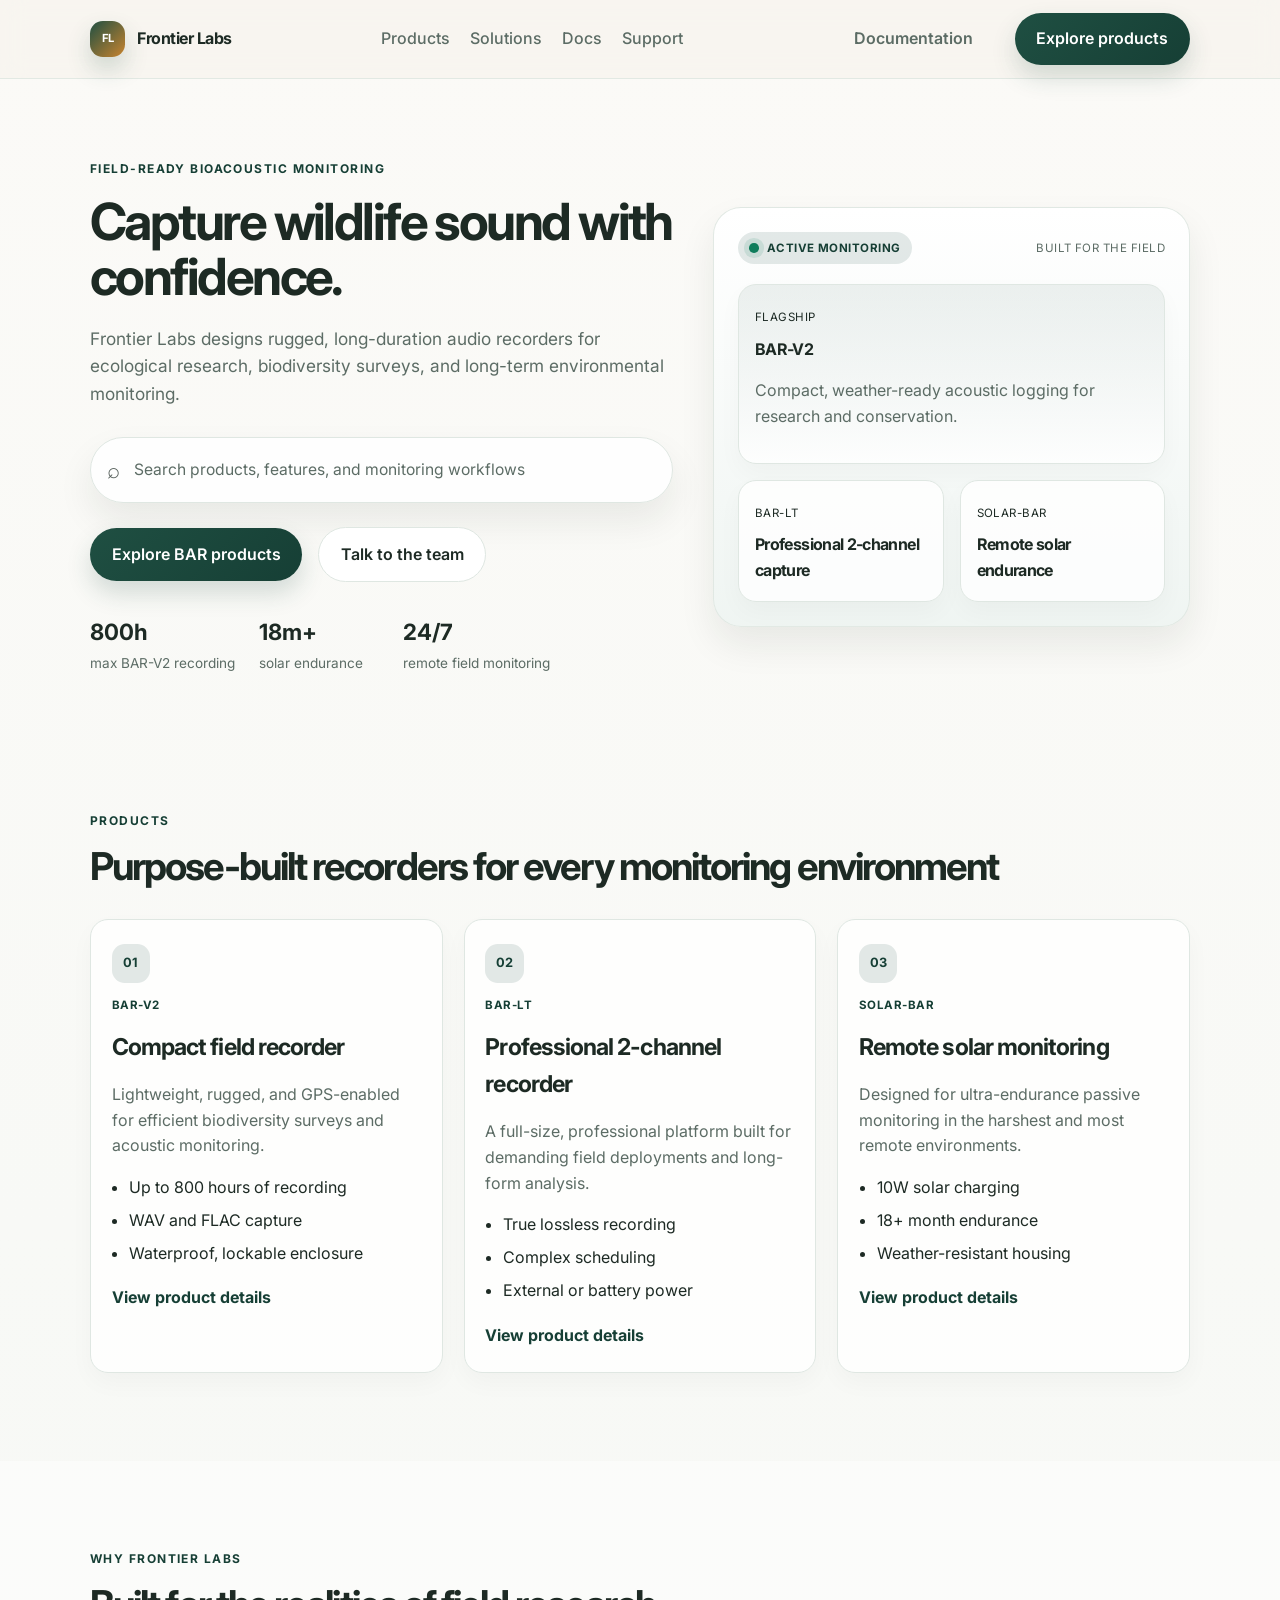
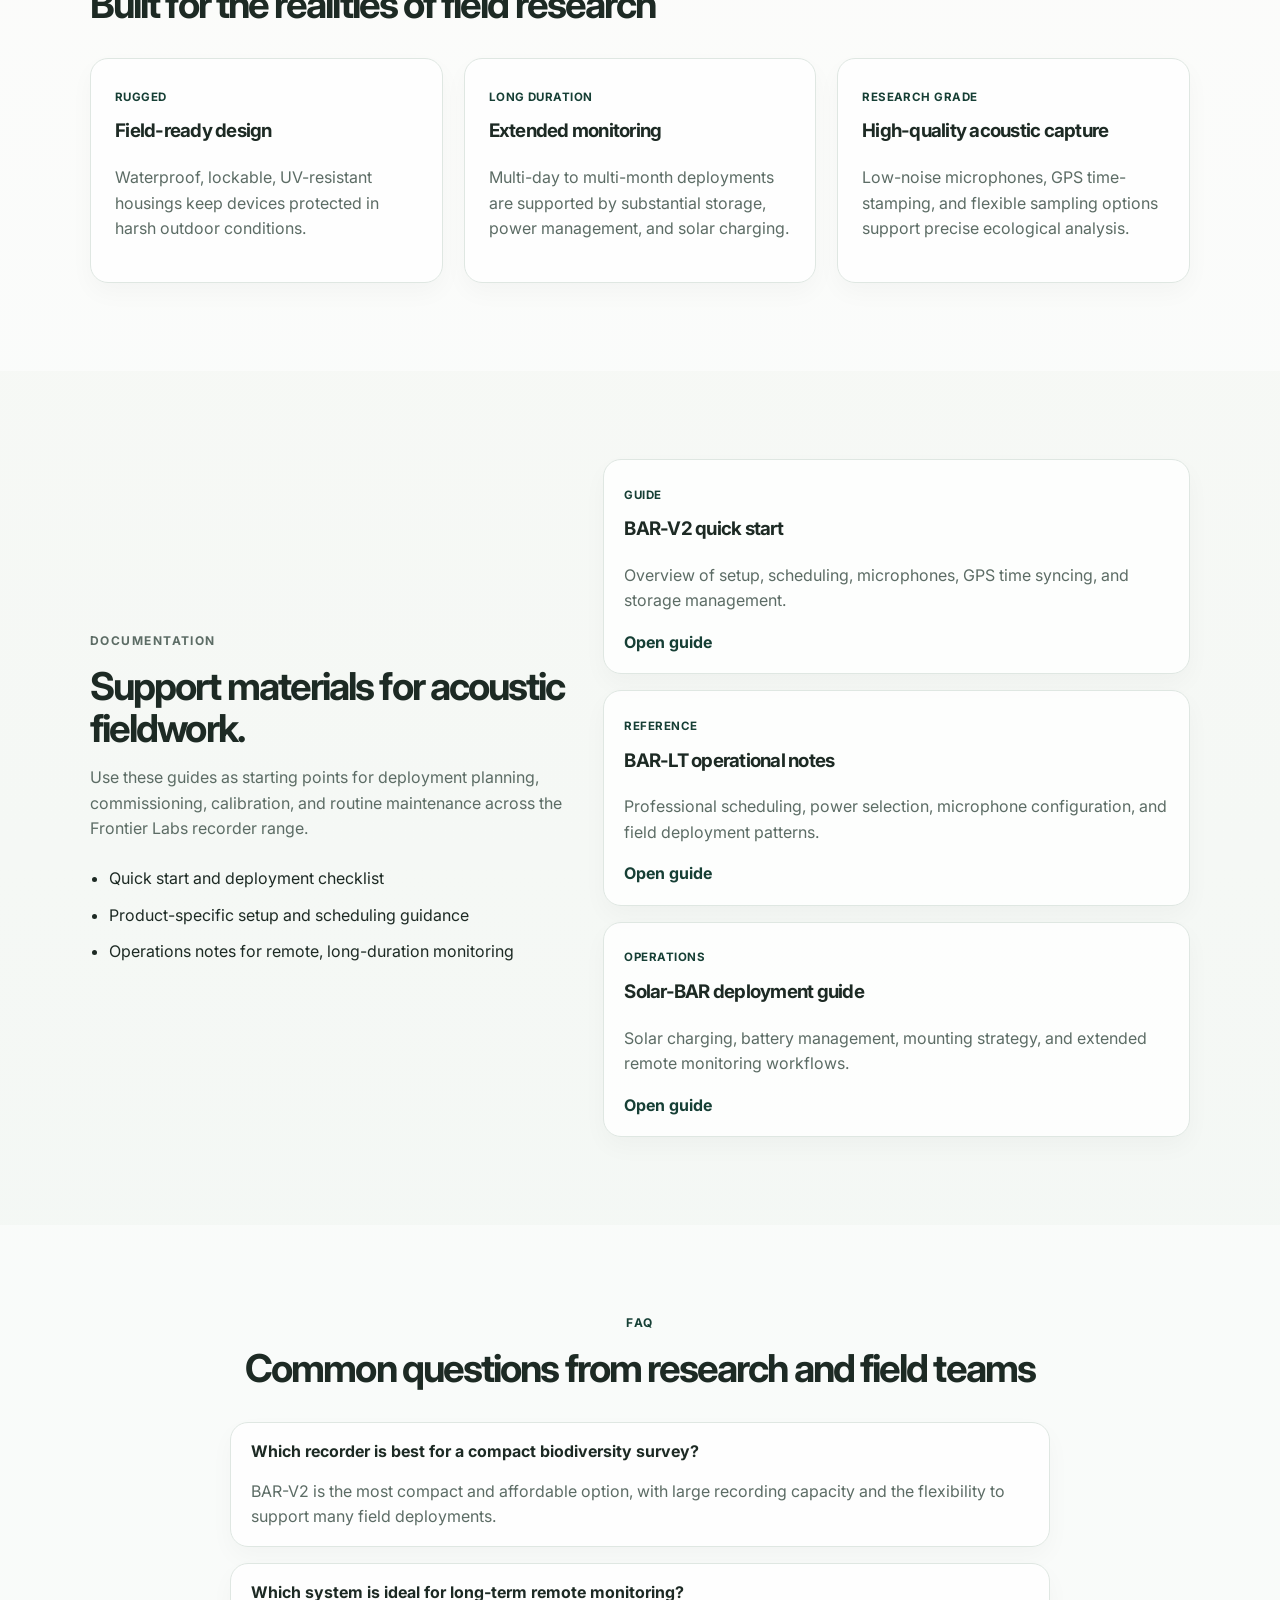
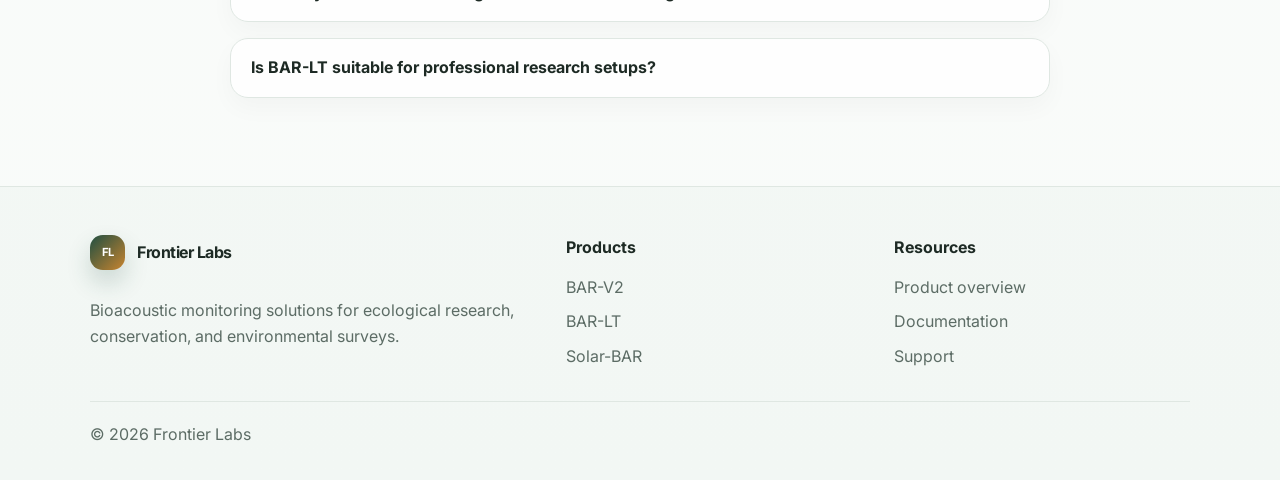
<file: index.html>
<!DOCTYPE html>
<html lang="en">
  <head>
    <meta charset="UTF-8" />
    <meta name="viewport" content="width=device-width, initial-scale=1.0" />
    <meta
      name="description"
      content="Frontier Labs documentation site for BAR-V2, BAR-LT, and Solar-BAR bioacoustic monitoring systems."
    />
    <title>Frontier Labs | Bioacoustic Monitoring Documentation</title>
    <link rel="preconnect" href="https://fonts.googleapis.com" />
    <link rel="preconnect" href="https://fonts.gstatic.com" crossorigin />
    <link
      href="https://fonts.googleapis.com/css2?family=Inter:wght@400;500;600;700;800&display=swap"
      rel="stylesheet"
    />
    <link rel="stylesheet" href="styles.css" />
  </head>
  <body>
    <header class="site-header">
      <div class="container nav">
        <a class="brand" href="index.html" aria-label="Frontier Labs home">
          <span class="brand-mark">FL</span>
          <span>Frontier Labs</span>
        </a>

        <nav class="main-nav" aria-label="Main navigation">
          <a href="#products">Products</a>
          <a href="#solutions">Solutions</a>
          <a href="#docs">Docs</a>
          <a href="#support">Support</a>
        </nav>

        <div class="nav-actions">
          <a class="link-button" href="#docs">Documentation</a>
          <a class="primary-button" href="#products">Explore products</a>
        </div>
      </div>
    </header>

    <main id="top">
      <section class="hero">
        <div class="container hero-grid">
          <div class="hero-copy">
            <p class="eyebrow">Field-ready bioacoustic monitoring</p>
            <h1>Capture wildlife sound with confidence.</h1>
            <p class="lede">
              Frontier Labs designs rugged, long-duration audio recorders for ecological research,
              biodiversity surveys, and long-term environmental monitoring.
            </p>

            <div class="search-wrap" aria-label="Search documentation">
              <span class="search-icon">⌕</span>
              <input
                id="doc-search"
                type="search"
                placeholder="Search products, features, and monitoring workflows"
                aria-label="Search Frontier Labs documentation"
              />
            </div>

            <div class="cta-group">
              <a class="primary-button" href="#products">Explore BAR products</a>
              <a class="secondary-button" href="#support">Talk to the team</a>
            </div>

            <ul class="hero-metrics" aria-label="Frontier Labs product highlights">
              <li><strong>800h</strong><span>max BAR-V2 recording</span></li>
              <li><strong>18m+</strong><span>solar endurance</span></li>
              <li><strong>24/7</strong><span>remote field monitoring</span></li>
            </ul>
          </div>

          <div class="hero-panel" aria-label="Frontier Labs product overview panel">
            <div class="panel-header">
              <div class="status-pill">
                <span class="status-dot"></span>
                Active monitoring
              </div>
              <span class="small-label">Built for the field</span>
            </div>

            <div class="mini-card highlight">
              <span class="mini-label">Flagship</span>
              <strong>BAR-V2</strong>
              <p>Compact, weather-ready acoustic logging for research and conservation.</p>
            </div>

            <div class="mini-stack">
              <div class="mini-card">
                <span class="mini-label">BAR-LT</span>
                <strong>Professional 2-channel capture</strong>
              </div>
              <div class="mini-card">
                <span class="mini-label">Solar-BAR</span>
                <strong>Remote solar endurance</strong>
              </div>
            </div>
          </div>
        </div>
      </section>

      <section class="popular-topics section" id="products">
        <div class="container">
          <div class="section-heading">
            <p class="eyebrow">Products</p>
            <h2>Purpose-built recorders for every monitoring environment</h2>
          </div>

          <div class="product-grid" id="product-grid">
            <article class="product-card" data-topic="bar-v2 compact bioacoustic recorder recording wildlife monitoring gps long-duration">
              <span class="topic-icon">01</span>
              <div class="product-card-header">
                <span class="product-tag">BAR-V2</span>
                <strong>Compact field recorder</strong>
              </div>
              <p>
                Lightweight, rugged, and GPS-enabled for efficient biodiversity surveys and acoustic monitoring.
              </p>
              <ul>
                <li>Up to 800 hours of recording</li>
                <li>WAV and FLAC capture</li>
                <li>Waterproof, lockable enclosure</li>
              </ul>
              <a href="bar-v2.html" class="inline-link">View product details</a>
            </article>

            <article class="product-card" data-topic="bar-lt professional recorder two-channel acoustic monitoring gps scheduling external power battery">
              <span class="topic-icon">02</span>
              <div class="product-card-header">
                <span class="product-tag">BAR-LT</span>
                <strong>Professional 2-channel recorder</strong>
              </div>
              <p>
                A full-size, professional platform built for demanding field deployments and long-form analysis.
              </p>
              <ul>
                <li>True lossless recording</li>
                <li>Complex scheduling</li>
                <li>External or battery power</li>
              </ul>
              <a href="bar-lt.html" class="inline-link">View product details</a>
            </article>

            <article class="product-card" data-topic="solar-bar remote solar powered recorder long-term monitoring battery endurance passive environmental monitoring">
              <span class="topic-icon">03</span>
              <div class="product-card-header">
                <span class="product-tag">Solar-BAR</span>
                <strong>Remote solar monitoring</strong>
              </div>
              <p>
                Designed for ultra-endurance passive monitoring in the harshest and most remote environments.
              </p>
              <ul>
                <li>10W solar charging</li>
                <li>18+ month endurance</li>
                <li>Weather-resistant housing</li>
              </ul>
              <a href="solar-bar.html" class="inline-link">View product details</a>
            </article>
          </div>
        </div>
      </section>

      <section class="features section alt" id="solutions">
        <div class="container">
          <div class="section-heading">
            <p class="eyebrow">Why Frontier Labs</p>
            <h2>Built for the realities of field research</h2>
          </div>

          <div class="feature-grid">
            <article class="feature-item">
              <span class="feature-tag">Rugged</span>
              <h3>Field-ready design</h3>
              <p>Waterproof, lockable, UV-resistant housings keep devices protected in harsh outdoor conditions.</p>
            </article>
            <article class="feature-item">
              <span class="feature-tag">Long duration</span>
              <h3>Extended monitoring</h3>
              <p>Multi-day to multi-month deployments are supported by substantial storage, power management, and solar charging.</p>
            </article>
            <article class="feature-item">
              <span class="feature-tag">Research grade</span>
              <h3>High-quality acoustic capture</h3>
              <p>Low-noise microphones, GPS time-stamping, and flexible sampling options support precise ecological analysis.</p>
            </article>
          </div>
        </div>
      </section>

      <section class="knowledge-base section" id="docs">
        <div class="container knowledge-grid">
          <div class="knowledge-copy">
            <p class="eyebrow">Documentation</p>
            <h2>Support materials for acoustic fieldwork.</h2>
            <p>
              Use these guides as starting points for deployment planning, commissioning, calibration,
              and routine maintenance across the Frontier Labs recorder range.
            </p>
            <ul>
              <li>Quick start and deployment checklist</li>
              <li>Product-specific setup and scheduling guidance</li>
              <li>Operations notes for remote, long-duration monitoring</li>
            </ul>
          </div>

          <div class="article-list" id="support">
            <article class="article-item">
              <span class="article-type">Guide</span>
              <h3>BAR-V2 quick start</h3>
              <p>Overview of setup, scheduling, microphones, GPS time syncing, and storage management.</p>
              <a href="bar-v2.html" class="inline-link">Open guide</a>
            </article>
            <article class="article-item">
              <span class="article-type">Reference</span>
              <h3>BAR-LT operational notes</h3>
              <p>Professional scheduling, power selection, microphone configuration, and field deployment patterns.</p>
              <a href="bar-lt.html" class="inline-link">Open guide</a>
            </article>
            <article class="article-item">
              <span class="article-type">Operations</span>
              <h3>Solar-BAR deployment guide</h3>
              <p>Solar charging, battery management, mounting strategy, and extended remote monitoring workflows.</p>
              <a href="solar-bar.html" class="inline-link">Open guide</a>
            </article>
          </div>
        </div>
      </section>

      <section class="faq section alt" id="contact">
        <div class="container narrow">
          <div class="section-heading centered">
            <p class="eyebrow">FAQ</p>
            <h2>Common questions from research and field teams</h2>
          </div>

          <div class="faq-list">
            <details open>
              <summary>Which recorder is best for a compact biodiversity survey?</summary>
              <p>BAR-V2 is the most compact and affordable option, with large recording capacity and the flexibility to support many field deployments.</p>
            </details>
            <details>
              <summary>Which system is ideal for long-term remote monitoring?</summary>
              <p>Solar-BAR is built specifically for remote deployments that need solar charging and long endurance across extended field seasons.</p>
            </details>
            <details>
              <summary>Is BAR-LT suitable for professional research setups?</summary>
              <p>Yes. BAR-LT is designed for more advanced field requirements, including two-channel capture, flexible power arrangements, and rigorous scheduling.</p>
            </details>
          </div>
        </div>
      </section>
    </main>

    <footer class="site-footer">
      <div class="container footer-grid">
        <div>
          <a class="brand footer-brand" href="index.html">
            <span class="brand-mark">FL</span>
            <span>Frontier Labs</span>
          </a>
          <p>Bioacoustic monitoring solutions for ecological research, conservation, and environmental surveys.</p>
        </div>
        <div>
          <h4>Products</h4>
          <ul>
            <li><a href="bar-v2.html">BAR-V2</a></li>
            <li><a href="bar-lt.html">BAR-LT</a></li>
            <li><a href="solar-bar.html">Solar-BAR</a></li>
          </ul>
        </div>
        <div>
          <h4>Resources</h4>
          <ul>
            <li><a href="#products">Product overview</a></li>
            <li><a href="#docs">Documentation</a></li>
            <li><a href="#support">Support</a></li>
          </ul>
        </div>
      </div>
      <div class="container copyright">
        <span>© <span id="year"></span> Frontier Labs</span>
      </div>
    </footer>

    <script src="script.js"></script>
  </body>
</html>
</file>
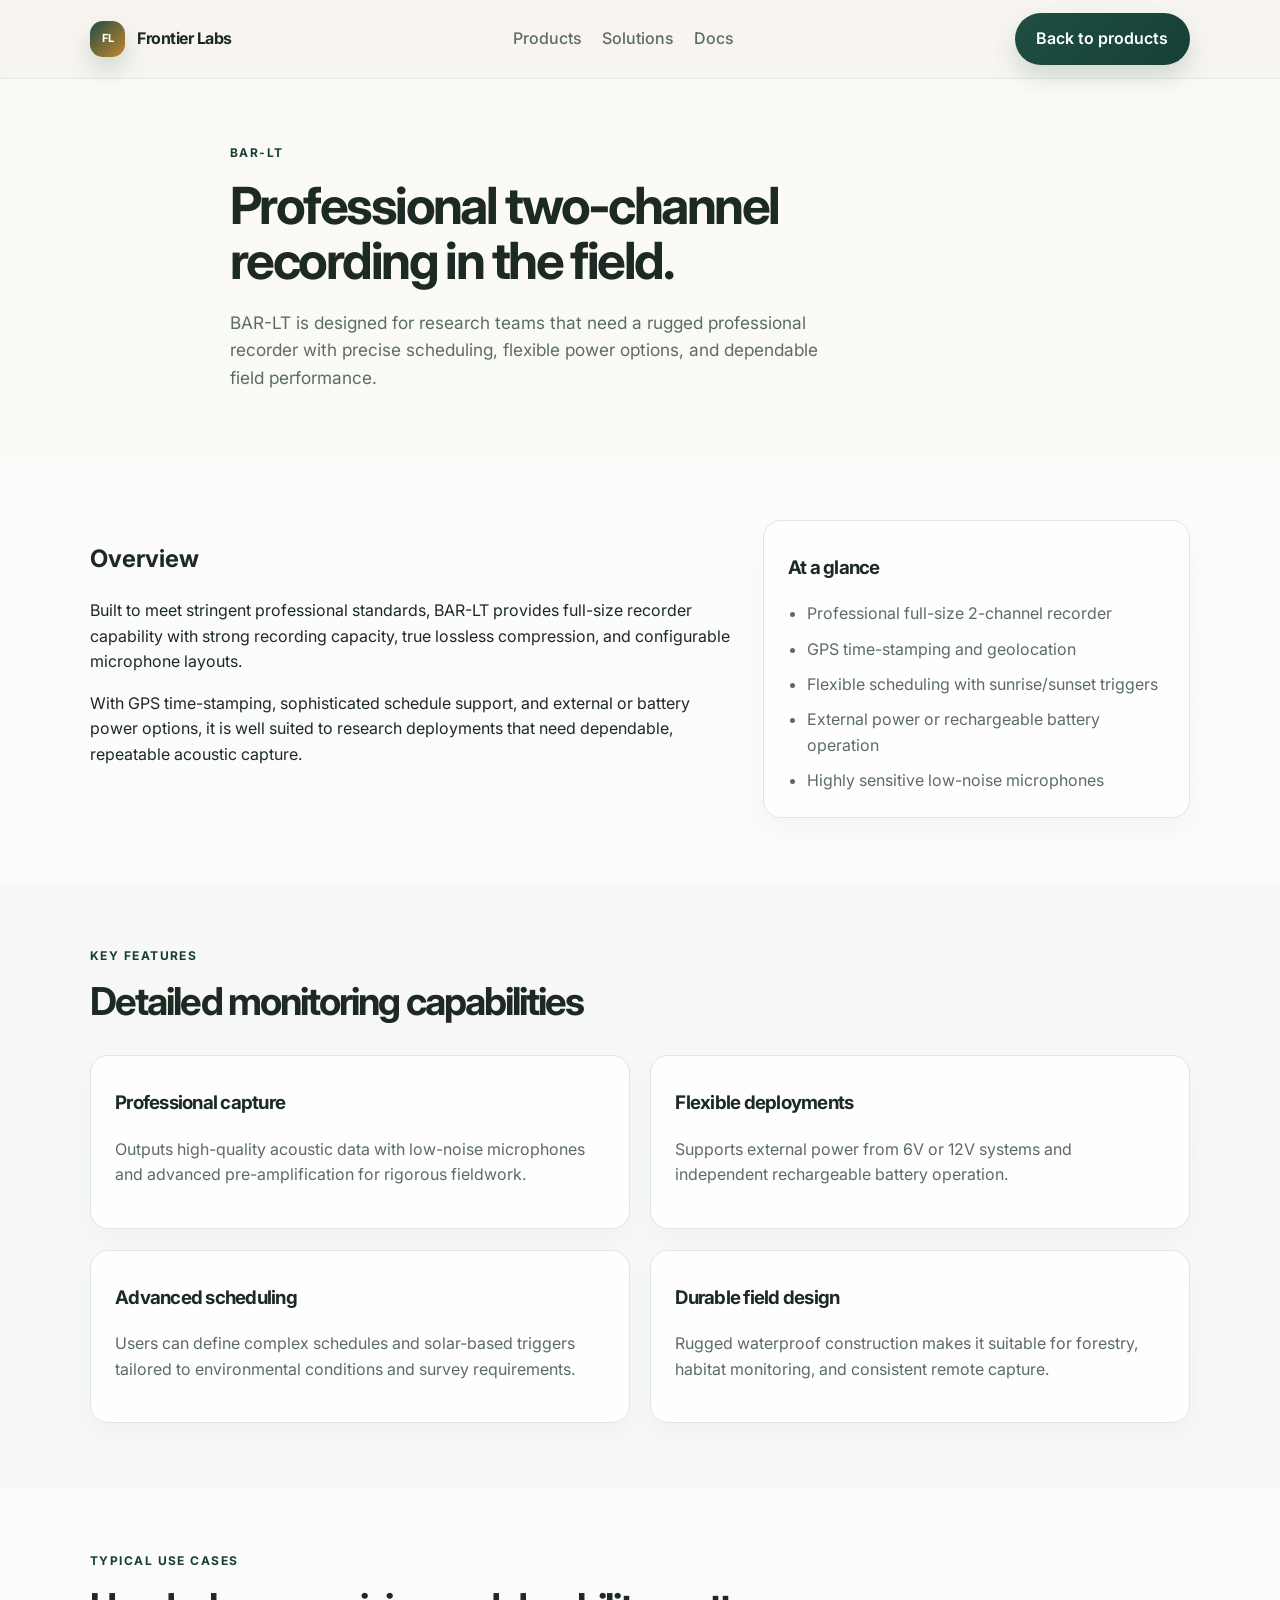
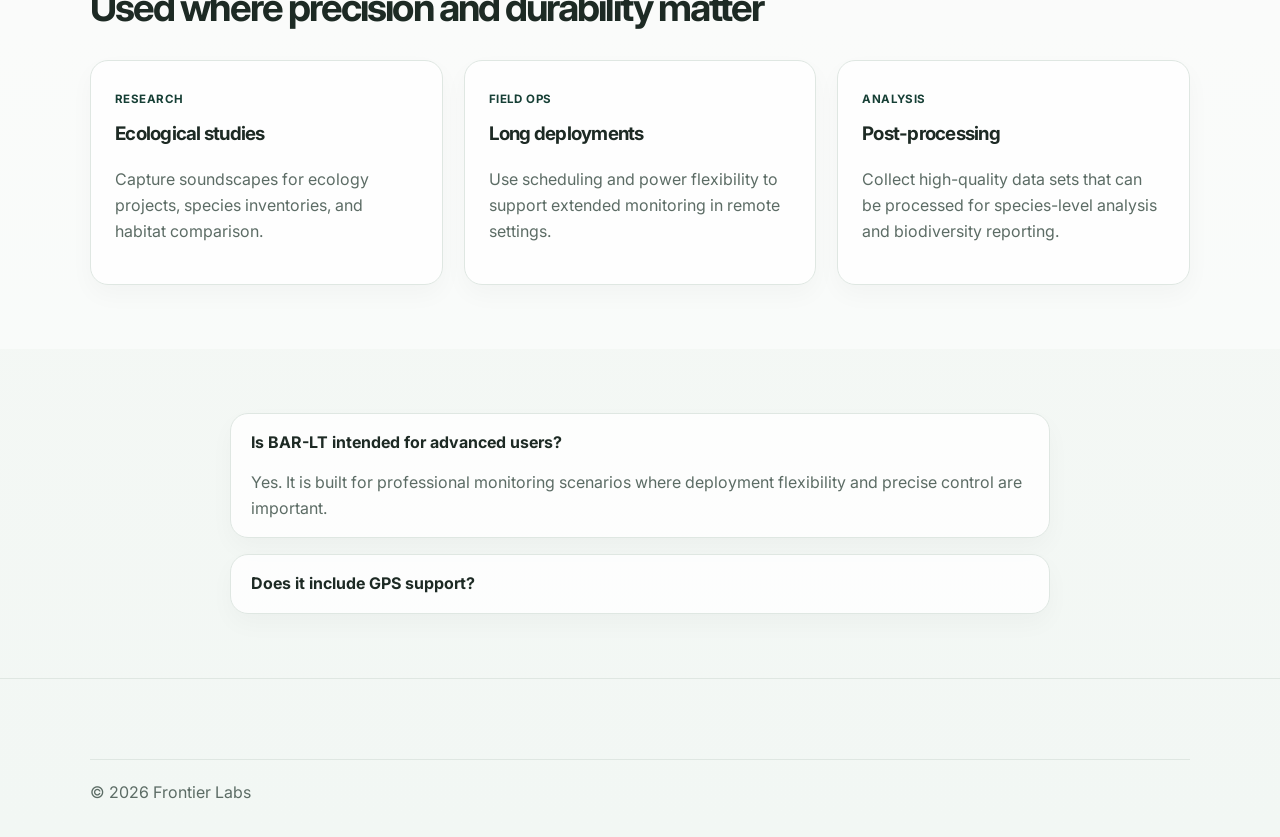
<file: bar-lt.html>
<!DOCTYPE html>
<html lang="en">
  <head>
    <meta charset="UTF-8" />
    <meta name="viewport" content="width=device-width, initial-scale=1.0" />
    <meta name="description" content="BAR-LT product overview and documentation from Frontier Labs." />
    <title>BAR-LT | Frontier Labs</title>
    <link rel="preconnect" href="https://fonts.googleapis.com" />
    <link rel="preconnect" href="https://fonts.gstatic.com" crossorigin />
    <link href="https://fonts.googleapis.com/css2?family=Inter:wght@400;500;600;700;800&display=swap" rel="stylesheet" />
    <link rel="stylesheet" href="styles.css" />
  </head>
  <body class="product-page">
    <header class="site-header">
      <div class="container nav">
        <a class="brand" href="index.html" aria-label="Frontier Labs home">
          <span class="brand-mark">FL</span>
          <span>Frontier Labs</span>
        </a>
        <nav class="main-nav" aria-label="Main navigation">
          <a href="index.html#products">Products</a>
          <a href="index.html#solutions">Solutions</a>
          <a href="index.html#docs">Docs</a>
        </nav>
        <div class="nav-actions">
          <a class="primary-button" href="index.html#products">Back to products</a>
        </div>
      </div>
    </header>

    <main class="product-main">
      <section class="page-hero section">
        <div class="container narrow">
          <p class="eyebrow">BAR-LT</p>
          <h1>Professional two-channel recording in the field.</h1>
          <p class="lede">
            BAR-LT is designed for research teams that need a rugged professional recorder with precise scheduling, flexible power options, and dependable field performance.
          </p>
        </div>
      </section>

      <section class="section alt">
        <div class="container two-column">
          <div>
            <h2>Overview</h2>
            <p>
              Built to meet stringent professional standards, BAR-LT provides full-size recorder capability with strong recording capacity, true lossless compression, and configurable microphone layouts.
            </p>
            <p>
              With GPS time-stamping, sophisticated schedule support, and external or battery power options, it is well suited to research deployments that need dependable, repeatable acoustic capture.
            </p>
          </div>
          <div class="info-card">
            <h3>At a glance</h3>
            <ul>
              <li>Professional full-size 2-channel recorder</li>
              <li>GPS time-stamping and geolocation</li>
              <li>Flexible scheduling with sunrise/sunset triggers</li>
              <li>External power or rechargeable battery operation</li>
              <li>Highly sensitive low-noise microphones</li>
            </ul>
          </div>
        </div>
      </section>

      <section class="section">
        <div class="container">
          <div class="section-heading">
            <p class="eyebrow">Key features</p>
            <h2>Detailed monitoring capabilities</h2>
          </div>
          <div class="spec-grid">
            <div class="spec-item">
              <h3>Professional capture</h3>
              <p>Outputs high-quality acoustic data with low-noise microphones and advanced pre-amplification for rigorous fieldwork.</p>
            </div>
            <div class="spec-item">
              <h3>Flexible deployments</h3>
              <p>Supports external power from 6V or 12V systems and independent rechargeable battery operation.</p>
            </div>
            <div class="spec-item">
              <h3>Advanced scheduling</h3>
              <p>Users can define complex schedules and solar-based triggers tailored to environmental conditions and survey requirements.</p>
            </div>
            <div class="spec-item">
              <h3>Durable field design</h3>
              <p>Rugged waterproof construction makes it suitable for forestry, habitat monitoring, and consistent remote capture.</p>
            </div>
          </div>
        </div>
      </section>

      <section class="section alt">
        <div class="container">
          <div class="section-heading">
            <p class="eyebrow">Typical use cases</p>
            <h2>Used where precision and durability matter</h2>
          </div>
          <div class="feature-grid three-up">
            <article class="feature-item">
              <span class="feature-tag">Research</span>
              <h3>Ecological studies</h3>
              <p>Capture soundscapes for ecology projects, species inventories, and habitat comparison.</p>
            </article>
            <article class="feature-item">
              <span class="feature-tag">Field ops</span>
              <h3>Long deployments</h3>
              <p>Use scheduling and power flexibility to support extended monitoring in remote settings.</p>
            </article>
            <article class="feature-item">
              <span class="feature-tag">Analysis</span>
              <h3>Post-processing</h3>
              <p>Collect high-quality data sets that can be processed for species-level analysis and biodiversity reporting.</p>
            </article>
          </div>
        </div>
      </section>

      <section class="section">
        <div class="container narrow">
          <div class="faq-list">
            <details open>
              <summary>Is BAR-LT intended for advanced users?</summary>
              <p>Yes. It is built for professional monitoring scenarios where deployment flexibility and precise control are important.</p>
            </details>
            <details>
              <summary>Does it include GPS support?</summary>
              <p>Yes. BAR-LT includes GPS time-stamping and geolocation to support later processing and analysis.</p>
            </details>
          </div>
        </div>
      </section>
    </main>

    <footer class="site-footer">
      <div class="container copyright">
        <span>© <span id="year"></span> Frontier Labs</span>
      </div>
    </footer>

    <script src="script.js"></script>
  </body>
</html>
</file>
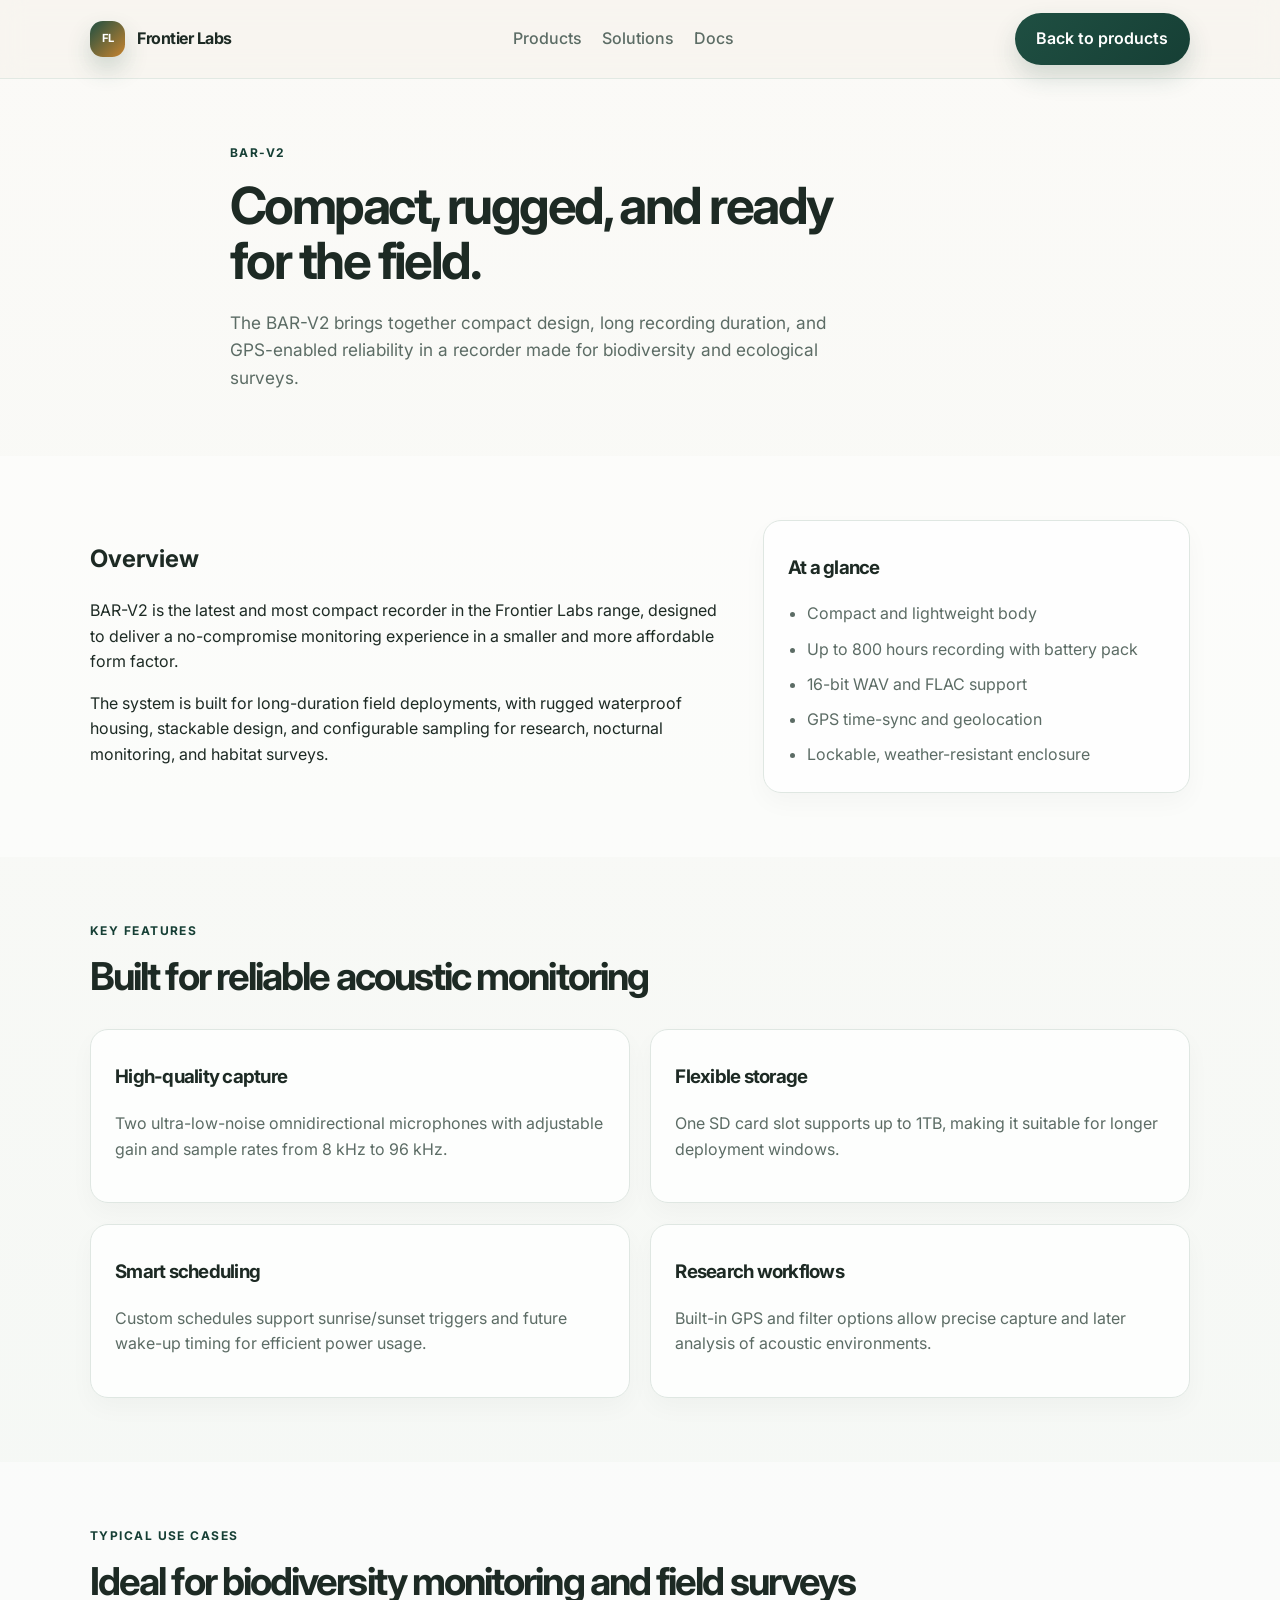
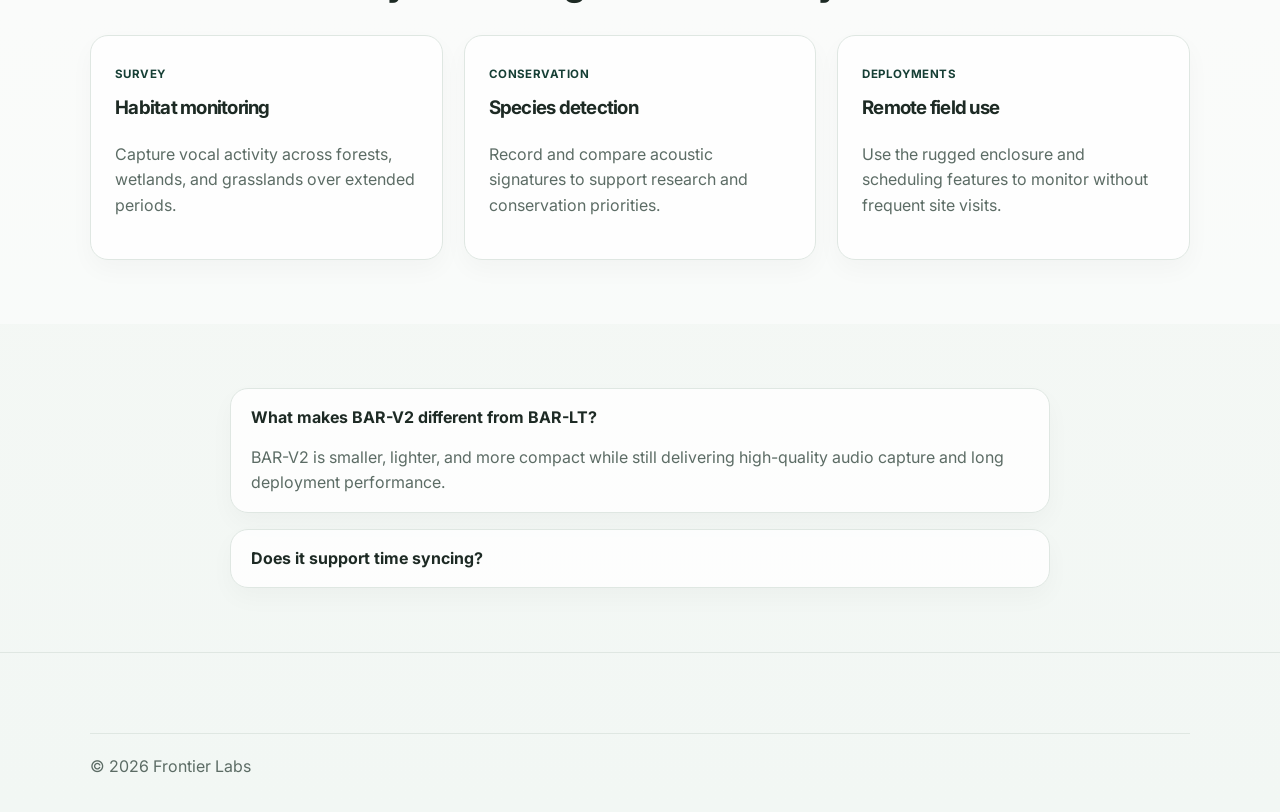
<file: bar-v2.html>
<!DOCTYPE html>
<html lang="en">
  <head>
    <meta charset="UTF-8" />
    <meta name="viewport" content="width=device-width, initial-scale=1.0" />
    <meta name="description" content="BAR-V2 product overview and documentation from Frontier Labs." />
    <title>BAR-V2 | Frontier Labs</title>
    <link rel="preconnect" href="https://fonts.googleapis.com" />
    <link rel="preconnect" href="https://fonts.gstatic.com" crossorigin />
    <link href="https://fonts.googleapis.com/css2?family=Inter:wght@400;500;600;700;800&display=swap" rel="stylesheet" />
    <link rel="stylesheet" href="styles.css" />
  </head>
  <body class="product-page">
    <header class="site-header">
      <div class="container nav">
        <a class="brand" href="index.html" aria-label="Frontier Labs home">
          <span class="brand-mark">FL</span>
          <span>Frontier Labs</span>
        </a>
        <nav class="main-nav" aria-label="Main navigation">
          <a href="index.html#products">Products</a>
          <a href="index.html#solutions">Solutions</a>
          <a href="index.html#docs">Docs</a>
        </nav>
        <div class="nav-actions">
          <a class="primary-button" href="index.html#products">Back to products</a>
        </div>
      </div>
    </header>

    <main class="product-main">
      <section class="page-hero section">
        <div class="container narrow">
          <p class="eyebrow">BAR-V2</p>
          <h1>Compact, rugged, and ready for the field.</h1>
          <p class="lede">
            The BAR-V2 brings together compact design, long recording duration, and GPS-enabled reliability in a recorder made for biodiversity and ecological surveys.
          </p>
        </div>
      </section>

      <section class="section alt">
        <div class="container two-column">
          <div>
            <h2>Overview</h2>
            <p>
              BAR-V2 is the latest and most compact recorder in the Frontier Labs range, designed to deliver a no-compromise monitoring experience in a smaller and more affordable form factor.
            </p>
            <p>
              The system is built for long-duration field deployments, with rugged waterproof housing, stackable design, and configurable sampling for research, nocturnal monitoring, and habitat surveys.
            </p>
          </div>
          <div class="info-card">
            <h3>At a glance</h3>
            <ul>
              <li>Compact and lightweight body</li>
              <li>Up to 800 hours recording with battery pack</li>
              <li>16-bit WAV and FLAC support</li>
              <li>GPS time-sync and geolocation</li>
              <li>Lockable, weather-resistant enclosure</li>
            </ul>
          </div>
        </div>
      </section>

      <section class="section">
        <div class="container">
          <div class="section-heading">
            <p class="eyebrow">Key features</p>
            <h2>Built for reliable acoustic monitoring</h2>
          </div>
          <div class="spec-grid">
            <div class="spec-item">
              <h3>High-quality capture</h3>
              <p>Two ultra-low-noise omnidirectional microphones with adjustable gain and sample rates from 8 kHz to 96 kHz.</p>
            </div>
            <div class="spec-item">
              <h3>Flexible storage</h3>
              <p>One SD card slot supports up to 1TB, making it suitable for longer deployment windows.</p>
            </div>
            <div class="spec-item">
              <h3>Smart scheduling</h3>
              <p>Custom schedules support sunrise/sunset triggers and future wake-up timing for efficient power usage.</p>
            </div>
            <div class="spec-item">
              <h3>Research workflows</h3>
              <p>Built-in GPS and filter options allow precise capture and later analysis of acoustic environments.</p>
            </div>
          </div>
        </div>
      </section>

      <section class="section alt">
        <div class="container">
          <div class="section-heading">
            <p class="eyebrow">Typical use cases</p>
            <h2>Ideal for biodiversity monitoring and field surveys</h2>
          </div>
          <div class="feature-grid three-up">
            <article class="feature-item">
              <span class="feature-tag">Survey</span>
              <h3>Habitat monitoring</h3>
              <p>Capture vocal activity across forests, wetlands, and grasslands over extended periods.</p>
            </article>
            <article class="feature-item">
              <span class="feature-tag">Conservation</span>
              <h3>Species detection</h3>
              <p>Record and compare acoustic signatures to support research and conservation priorities.</p>
            </article>
            <article class="feature-item">
              <span class="feature-tag">Deployments</span>
              <h3>Remote field use</h3>
              <p>Use the rugged enclosure and scheduling features to monitor without frequent site visits.</p>
            </article>
          </div>
        </div>
      </section>

      <section class="section">
        <div class="container narrow">
          <div class="faq-list">
            <details open>
              <summary>What makes BAR-V2 different from BAR-LT?</summary>
              <p>BAR-V2 is smaller, lighter, and more compact while still delivering high-quality audio capture and long deployment performance.</p>
            </details>
            <details>
              <summary>Does it support time syncing?</summary>
              <p>Yes. BAR-V2 includes built-in GPS for automatic time syncing and geolocation stamping.</p>
            </details>
          </div>
        </div>
      </section>
    </main>

    <footer class="site-footer">
      <div class="container copyright">
        <span>© <span id="year"></span> Frontier Labs</span>
      </div>
    </footer>

    <script src="script.js"></script>
  </body>
</html>
</file>
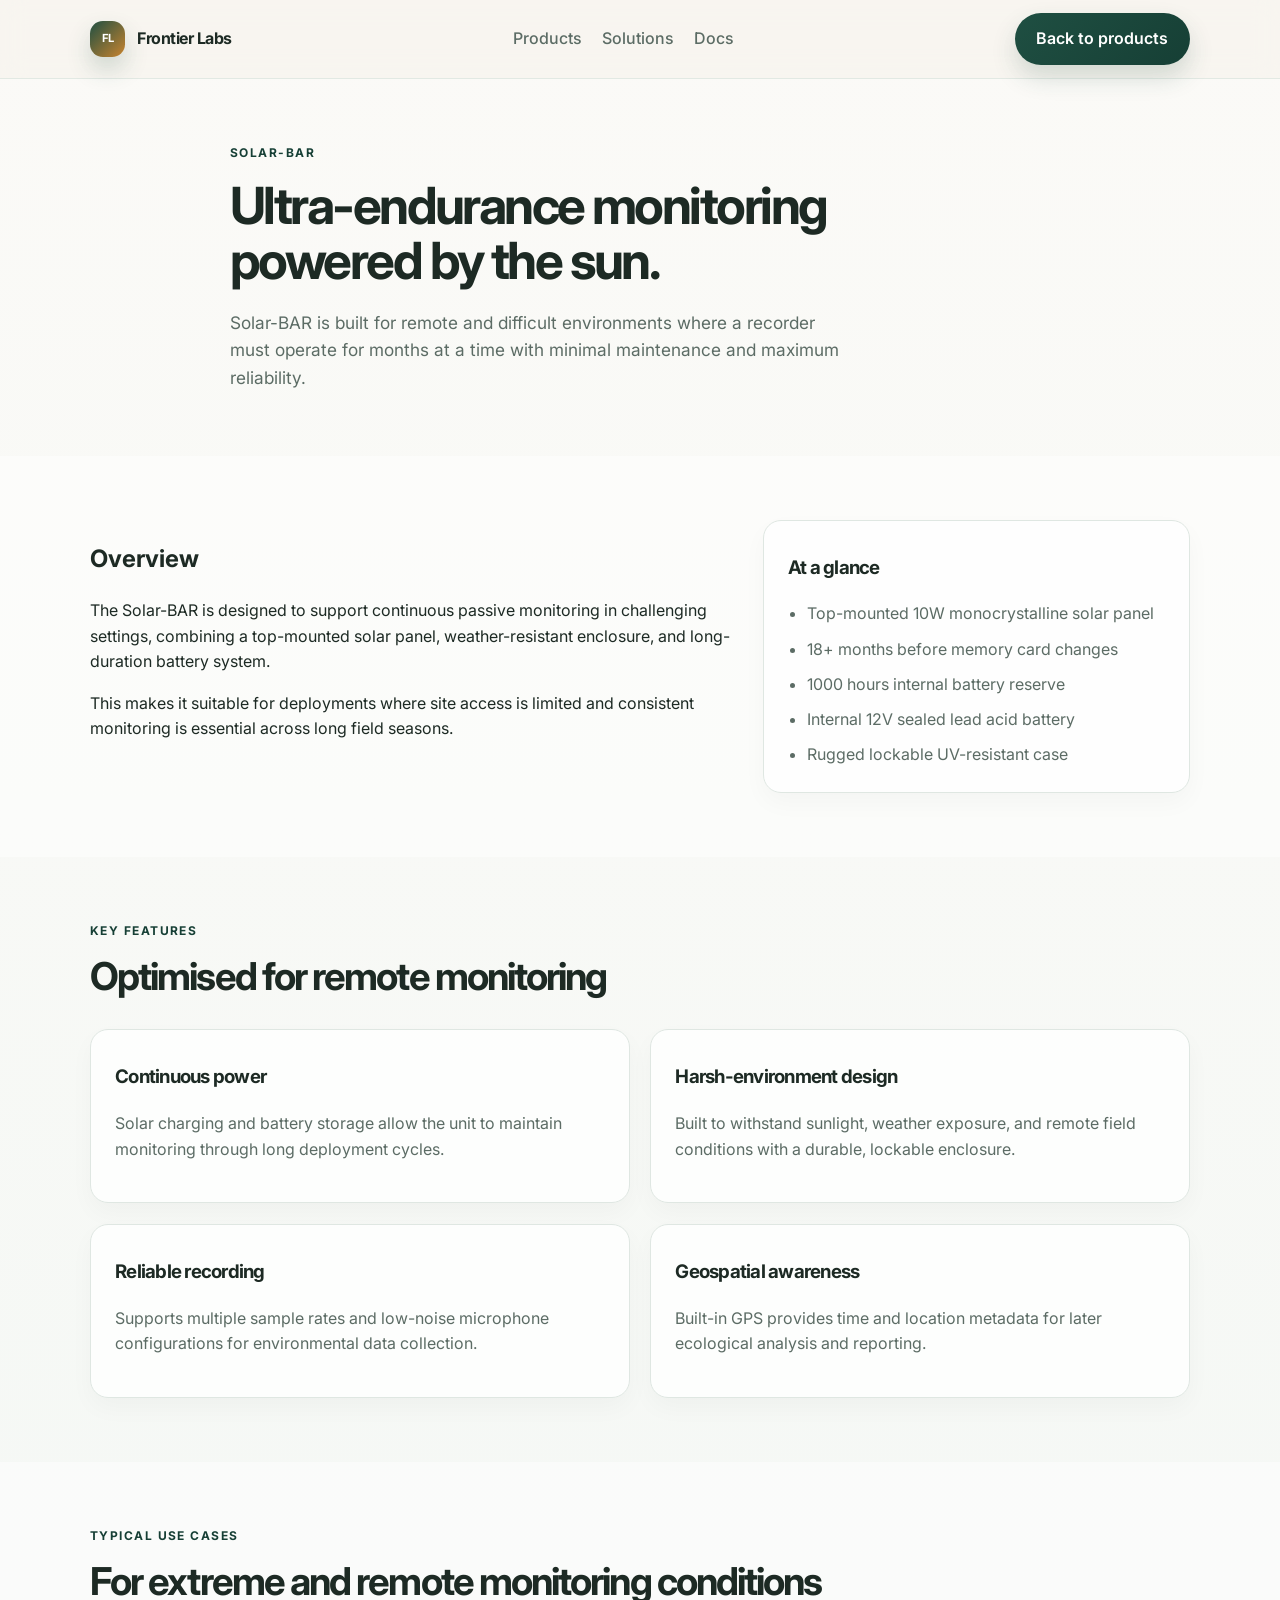
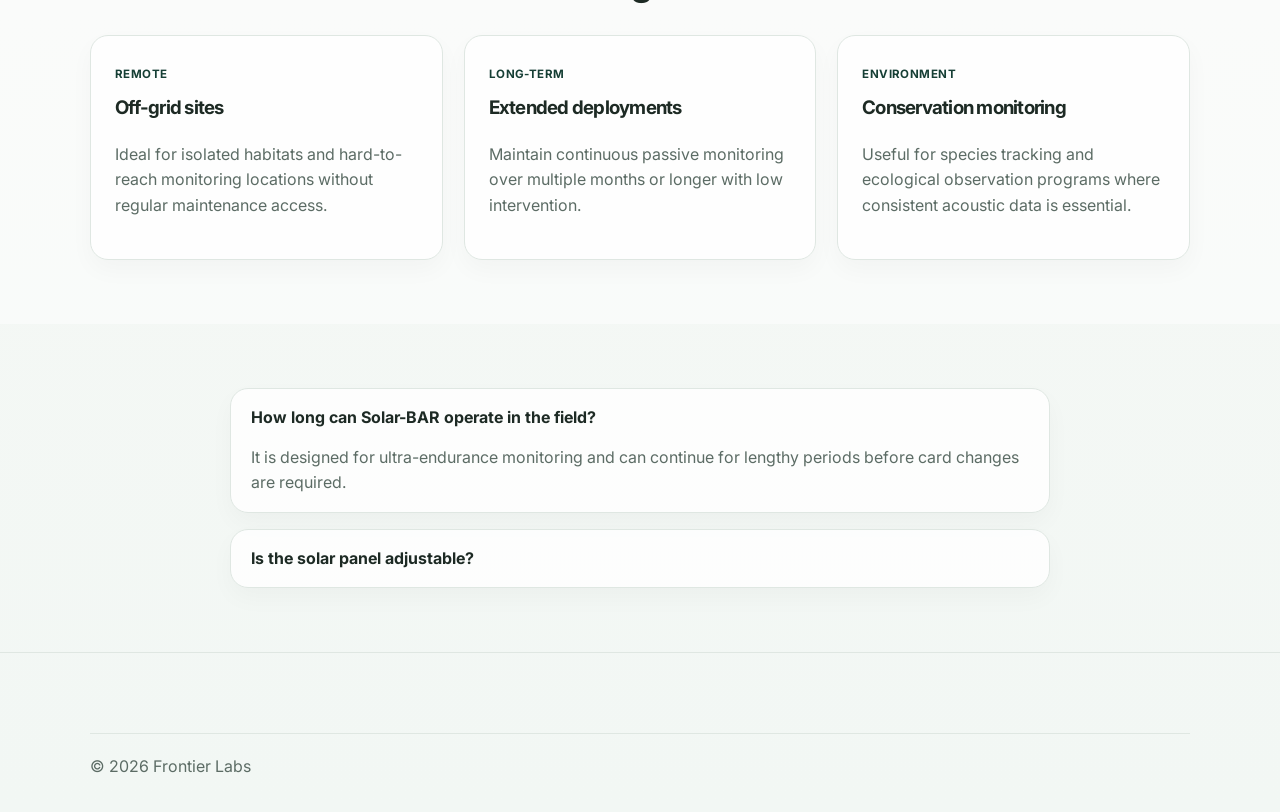
<file: solar-bar.html>
<!DOCTYPE html>
<html lang="en">
  <head>
    <meta charset="UTF-8" />
    <meta name="viewport" content="width=device-width, initial-scale=1.0" />
    <meta name="description" content="Solar-BAR product overview and documentation from Frontier Labs." />
    <title>Solar-BAR | Frontier Labs</title>
    <link rel="preconnect" href="https://fonts.googleapis.com" />
    <link rel="preconnect" href="https://fonts.gstatic.com" crossorigin />
    <link href="https://fonts.googleapis.com/css2?family=Inter:wght@400;500;600;700;800&display=swap" rel="stylesheet" />
    <link rel="stylesheet" href="styles.css" />
  </head>
  <body class="product-page">
    <header class="site-header">
      <div class="container nav">
        <a class="brand" href="index.html" aria-label="Frontier Labs home">
          <span class="brand-mark">FL</span>
          <span>Frontier Labs</span>
        </a>
        <nav class="main-nav" aria-label="Main navigation">
          <a href="index.html#products">Products</a>
          <a href="index.html#solutions">Solutions</a>
          <a href="index.html#docs">Docs</a>
        </nav>
        <div class="nav-actions">
          <a class="primary-button" href="index.html#products">Back to products</a>
        </div>
      </div>
    </header>

    <main class="product-main">
      <section class="page-hero section">
        <div class="container narrow">
          <p class="eyebrow">Solar-BAR</p>
          <h1>Ultra-endurance monitoring powered by the sun.</h1>
          <p class="lede">
            Solar-BAR is built for remote and difficult environments where a recorder must operate for months at a time with minimal maintenance and maximum reliability.
          </p>
        </div>
      </section>

      <section class="section alt">
        <div class="container two-column">
          <div>
            <h2>Overview</h2>
            <p>
              The Solar-BAR is designed to support continuous passive monitoring in challenging settings, combining a top-mounted solar panel, weather-resistant enclosure, and long-duration battery system.
            </p>
            <p>
              This makes it suitable for deployments where site access is limited and consistent monitoring is essential across long field seasons.
            </p>
          </div>
          <div class="info-card">
            <h3>At a glance</h3>
            <ul>
              <li>Top-mounted 10W monocrystalline solar panel</li>
              <li>18+ months before memory card changes</li>
              <li>1000 hours internal battery reserve</li>
              <li>Internal 12V sealed lead acid battery</li>
              <li>Rugged lockable UV-resistant case</li>
            </ul>
          </div>
        </div>
      </section>

      <section class="section">
        <div class="container">
          <div class="section-heading">
            <p class="eyebrow">Key features</p>
            <h2>Optimised for remote monitoring</h2>
          </div>
          <div class="spec-grid">
            <div class="spec-item">
              <h3>Continuous power</h3>
              <p>Solar charging and battery storage allow the unit to maintain monitoring through long deployment cycles.</p>
            </div>
            <div class="spec-item">
              <h3>Harsh-environment design</h3>
              <p>Built to withstand sunlight, weather exposure, and remote field conditions with a durable, lockable enclosure.</p>
            </div>
            <div class="spec-item">
              <h3>Reliable recording</h3>
              <p>Supports multiple sample rates and low-noise microphone configurations for environmental data collection.</p>
            </div>
            <div class="spec-item">
              <h3>Geospatial awareness</h3>
              <p>Built-in GPS provides time and location metadata for later ecological analysis and reporting.</p>
            </div>
          </div>
        </div>
      </section>

      <section class="section alt">
        <div class="container">
          <div class="section-heading">
            <p class="eyebrow">Typical use cases</p>
            <h2>For extreme and remote monitoring conditions</h2>
          </div>
          <div class="feature-grid three-up">
            <article class="feature-item">
              <span class="feature-tag">Remote</span>
              <h3>Off-grid sites</h3>
              <p>Ideal for isolated habitats and hard-to-reach monitoring locations without regular maintenance access.</p>
            </article>
            <article class="feature-item">
              <span class="feature-tag">Long-term</span>
              <h3>Extended deployments</h3>
              <p>Maintain continuous passive monitoring over multiple months or longer with low intervention.</p>
            </article>
            <article class="feature-item">
              <span class="feature-tag">Environment</span>
              <h3>Conservation monitoring</h3>
              <p>Useful for species tracking and ecological observation programs where consistent acoustic data is essential.</p>
            </article>
          </div>
        </div>
      </section>

      <section class="section">
        <div class="container narrow">
          <div class="faq-list">
            <details open>
              <summary>How long can Solar-BAR operate in the field?</summary>
              <p>It is designed for ultra-endurance monitoring and can continue for lengthy periods before card changes are required.</p>
            </details>
            <details>
              <summary>Is the solar panel adjustable?</summary>
              <p>Yes. The top-mounted panel includes pivoted mounting to support optimal positioning for charging.</p>
            </details>
          </div>
        </div>
      </section>
    </main>

    <footer class="site-footer">
      <div class="container copyright">
        <span>© <span id="year"></span> Frontier Labs</span>
      </div>
    </footer>

    <script src="script.js"></script>
  </body>
</html>
</file>
<file: styles.css>
:root {
  --bg: #f7f4ee;
  --panel: #ffffff;
  --panel-alt: #eef4f1;
  --ink: #1d2a24;
  --muted: #5c6c65;
  --line: #dfe7e2;
  --primary: #1f4f42;
  --primary-dark: #163f35;
  --primary-soft: rgba(31, 79, 66, 0.12);
  --accent: #c8842f;
  --success: #0f7d5c;
  --shadow: 0 18px 36px rgba(24, 35, 29, 0.08);
  --radius: 18px;
}

* {
  box-sizing: border-box;
}

html {
  scroll-behavior: smooth;
}

body {
  margin: 0;
  font-family: "Inter", sans-serif;
  background: linear-gradient(180deg, #fbfaf7 0%, #f2f7f4 100%);
  color: var(--ink);
  line-height: 1.6;
}

img {
  max-width: 100%;
  display: block;
}

a {
  color: inherit;
  text-decoration: none;
}

button,
input {
  font: inherit;
}

.container {
  width: min(1100px, calc(100% - 2rem));
  margin: 0 auto;
}

.section {
  padding: 5.5rem 0;
}

.alt {
  background: rgba(255, 255, 255, 0.5);
}

.site-header {
  position: sticky;
  top: 0;
  z-index: 10;
  background: rgba(247, 244, 238, 0.82);
  backdrop-filter: blur(12px);
  border-bottom: 1px solid rgba(223, 231, 226, 0.9);
}

.nav {
  display: flex;
  align-items: center;
  justify-content: space-between;
  min-height: 78px;
  gap: 1.5rem;
}

.brand {
  display: inline-flex;
  align-items: center;
  gap: 0.75rem;
  font-weight: 700;
  letter-spacing: -0.03em;
}

.brand-mark {
  width: 2.2rem;
  height: 2.2rem;
  display: inline-flex;
  align-items: center;
  justify-content: center;
  border-radius: 0.8rem;
  color: #fff;
  background: linear-gradient(135deg, var(--primary) 0%, var(--accent) 100%);
  box-shadow: 0 12px 24px rgba(31, 79, 66, 0.2);
  font-size: 0.7rem;
}

.main-nav,
.nav-actions {
  display: flex;
  align-items: center;
  gap: 1.25rem;
}

.main-nav a {
  color: var(--muted);
  font-weight: 500;
}

.link-button,
.primary-button,
.secondary-button {
  display: inline-flex;
  align-items: center;
  justify-content: center;
  border-radius: 999px;
  padding: 0.85rem 1.35rem;
  font-weight: 600;
  transition: transform 0.2s ease, box-shadow 0.2s ease;
}

.primary-button {
  color: #fff;
  background: linear-gradient(135deg, var(--primary) 0%, var(--primary-dark) 100%);
  box-shadow: 0 12px 24px rgba(31, 79, 66, 0.18);
}

.secondary-button {
  background: #fff;
  border: 1px solid var(--line);
  color: var(--ink);
}

.link-button {
  color: var(--muted);
}

.primary-button:hover,
.secondary-button:hover,
.link-button:hover {
  transform: translateY(-1px);
}

.hero {
  padding: 5rem 0 3rem;
}

.hero-grid {
  display: grid;
  grid-template-columns: 1.1fr 0.9fr;
  gap: 2.5rem;
  align-items: center;
}

.eyebrow {
  margin: 0 0 1rem;
  font-size: 0.75rem;
  letter-spacing: 0.12em;
  text-transform: uppercase;
  color: var(--primary-dark);
  font-weight: 700;
}

.hero-copy h1,
.section-heading h2,
.knowledge-copy h2,
.page-hero h1 {
  margin: 0;
  letter-spacing: -0.05em;
  line-height: 1.08;
}

.hero-copy h1,
.page-hero h1 {
  font-size: clamp(2.8rem, 4vw, 4.4rem);
  max-width: 620px;
}

.lede {
  max-width: 620px;
  margin: 1.25rem 0 0;
  font-size: 1.08rem;
  color: var(--muted);
}

.search-wrap {
  display: flex;
  align-items: center;
  gap: 0.75rem;
  width: min(100%, 600px);
  margin-top: 1.8rem;
  background: rgba(255, 255, 255, 0.85);
  border: 1px solid var(--line);
  border-radius: 999px;
  padding: 0.9rem 1rem;
  box-shadow: var(--shadow);
}

.search-icon {
  font-size: 1.4rem;
  opacity: 0.75;
}

.search-wrap input {
  flex: 1;
  border: 0;
  background: transparent;
  color: var(--ink);
  outline: none;
  font-size: 0.98rem;
}

.search-wrap input::placeholder {
  color: var(--muted);
}

.cta-group {
  display: flex;
  align-items: center;
  gap: 1rem;
  margin-top: 1.5rem;
}

.hero-metrics {
  list-style: none;
  display: flex;
  flex-wrap: wrap;
  gap: 1.5rem;
  margin: 2rem 0 0;
  padding: 0;
}

.hero-metrics li {
  display: flex;
  flex-direction: column;
  gap: 0.2rem;
  min-width: 120px;
}

.hero-metrics strong {
  font-size: 1.4rem;
}

.hero-metrics span {
  color: var(--muted);
  font-size: 0.85rem;
}

.hero-panel {
  padding: 1.5rem;
  background: linear-gradient(180deg, rgba(255, 255, 255, 0.92), rgba(238, 244, 241, 0.92));
  border: 1px solid rgba(223, 231, 226, 0.9);
  border-radius: 28px;
  box-shadow: var(--shadow);
}

.panel-header,
.small-label,
.mini-label,
.feature-tag,
.article-type,
.product-tag {
  font-size: 0.72rem;
  letter-spacing: 0.04em;
  text-transform: uppercase;
}

.panel-header {
  display: flex;
  align-items: center;
  justify-content: space-between;
  gap: 0.75rem;
  margin-bottom: 1.25rem;
}

.status-pill {
  display: inline-flex;
  align-items: center;
  gap: 0.5rem;
  padding: 0.45rem 0.7rem;
  border-radius: 999px;
  background: var(--primary-soft);
  color: var(--primary-dark);
  font-weight: 700;
}

.status-dot {
  width: 0.6rem;
  height: 0.6rem;
  border-radius: 50%;
  background: var(--success);
  box-shadow: 0 0 0 5px rgba(15, 125, 92, 0.12);
}

.small-label {
  color: var(--muted);
}

.mini-card,
.product-card,
.feature-item,
.article-item,
.faq-list details,
.spec-item,
.info-card {
  background: rgba(255, 255, 255, 0.82);
  border: 1px solid var(--line);
  border-radius: var(--radius);
  box-shadow: 0 10px 24px rgba(17, 24, 39, 0.03);
}

.mini-card {
  padding: 1.1rem 1rem;
}

.mini-card.highlight {
  background: linear-gradient(180deg, rgba(31, 79, 66, 0.08), rgba(255, 255, 255, 0.82));
}

.mini-card strong,
.product-card-header strong,
.feature-item h3,
.article-item h3,
.info-card h3,
.spec-item h3 {
  display: block;
  margin-top: 0.5rem;
  letter-spacing: -0.04em;
}

.mini-card p,
.product-card p,
.feature-item p,
.article-item p,
.knowledge-copy p,
.faq-list p,
.site-footer p,
.site-footer li,
.spec-item p,
.info-card li {
  color: var(--muted);
}

.mini-stack {
  display: grid;
  grid-template-columns: repeat(2, minmax(0, 1fr));
  gap: 1rem;
  margin-top: 1rem;
}

.section-heading {
  margin-bottom: 2rem;
}

.section-heading h2,
.knowledge-copy h2 {
  font-size: clamp(2rem, 3vw, 3.1rem);
}

.product-grid,
.feature-grid,
.spec-grid {
  display: grid;
  gap: 1.3rem;
}

.product-grid {
  grid-template-columns: repeat(3, minmax(0, 1fr));
}

.product-card {
  padding: 1.5rem 1.3rem;
}

.product-card.hidden {
  display: none;
}

.topic-icon {
  display: inline-flex;
  align-items: center;
  justify-content: center;
  width: 2.4rem;
  height: 2.4rem;
  border-radius: 0.8rem;
  background: var(--primary-soft);
  color: var(--primary-dark);
  font-size: 0.8rem;
  font-weight: 700;
}

.product-card-header {
  display: flex;
  flex-direction: column;
  gap: 0.45rem;
  margin-top: 0.8rem;
}

.product-tag {
  color: var(--primary-dark);
  font-weight: 700;
}

.product-card strong {
  font-size: 1.45rem;
}

.product-card ul {
  margin: 1rem 0 1.2rem;
  padding-left: 1.1rem;
  color: var(--ink);
}

.product-card li + li {
  margin-top: 0.45rem;
}

.feature-grid {
  grid-template-columns: repeat(3, minmax(0, 1fr));
}

.feature-item {
  padding: 1.5rem;
}

.feature-tag {
  color: var(--primary-dark);
  font-weight: 700;
}

.inline-link {
  color: var(--primary-dark);
  font-weight: 700;
}

.knowledge-grid {
  display: grid;
  grid-template-columns: 0.9fr 1.1fr;
  gap: 2rem;
  align-items: center;
}

.knowledge-copy ul {
  margin: 1.5rem 0 0;
  padding-left: 1.2rem;
  color: var(--ink);
}

.knowledge-copy li + li {
  margin-top: 0.7rem;
}

.article-list {
  display: grid;
  gap: 1rem;
}

.article-item {
  padding: 1.3rem 1.3rem 1.1rem;
}

.article-type {
  color: var(--primary-dark);
  font-weight: 700;
}

.narrow {
  width: min(820px, calc(100% - 2rem));
}

.centered {
  text-align: center;
}

.faq-list {
  display: grid;
  gap: 1rem;
}

.faq-list details {
  padding: 1rem 1.25rem;
}

.faq-list summary {
  cursor: pointer;
  list-style: none;
  font-weight: 700;
}

.faq-list summary::-webkit-details-marker {
  display: none;
}

.faq-list p {
  margin: 0.9rem 0 0;
}

.site-footer {
  padding: 3rem 0 2rem;
  border-top: 1px solid var(--line);
}

.footer-grid {
  display: grid;
  grid-template-columns: 1.5fr 1fr 1fr;
  gap: 2rem;
  align-items: start;
}

.footer-brand {
  margin-bottom: 0.75rem;
}

.site-footer h4 {
  margin: 0 0 0.9rem;
}

.site-footer ul {
  list-style: none;
  margin: 0;
  padding: 0;
  display: grid;
  gap: 0.55rem;
}

.copyright {
  margin-top: 2rem;
  padding-top: 1.25rem;
  border-top: 1px solid var(--line);
  color: var(--muted);
}

.product-page .section {
  padding-top: 4rem;
  padding-bottom: 4rem;
}

.product-main {
  min-height: calc(100vh - 140px);
}

.two-column {
  display: grid;
  grid-template-columns: 1.2fr 0.8fr;
  gap: 2rem;
  align-items: start;
}

.info-card {
  padding: 1.5rem;
}

.info-card ul {
  margin: 1rem 0 0;
  padding-left: 1.2rem;
}

.info-card li + li {
  margin-top: 0.6rem;
}

.spec-grid {
  grid-template-columns: repeat(2, minmax(0, 1fr));
}

.spec-item {
  padding: 1.5rem;
}

@media (max-width: 860px) {
  .hero-grid,
  .knowledge-grid,
  .footer-grid,
  .product-grid,
  .feature-grid,
  .spec-grid,
  .two-column {
    grid-template-columns: 1fr;
  }

  .nav {
    flex-wrap: wrap;
    justify-content: center;
    padding: 1rem 0;
  }

  .main-nav,
  .nav-actions {
    flex-wrap: wrap;
    justify-content: center;
  }
}

@media (max-width: 540px) {
  .hero {
    padding-top: 3.5rem;
  }

  .cta-group {
    flex-direction: column;
    align-items: stretch;
  }

  .cta-group > * {
    width: 100%;
  }

  .search-wrap {
    padding: 0.8rem 0.9rem;
  }
}
</file>
